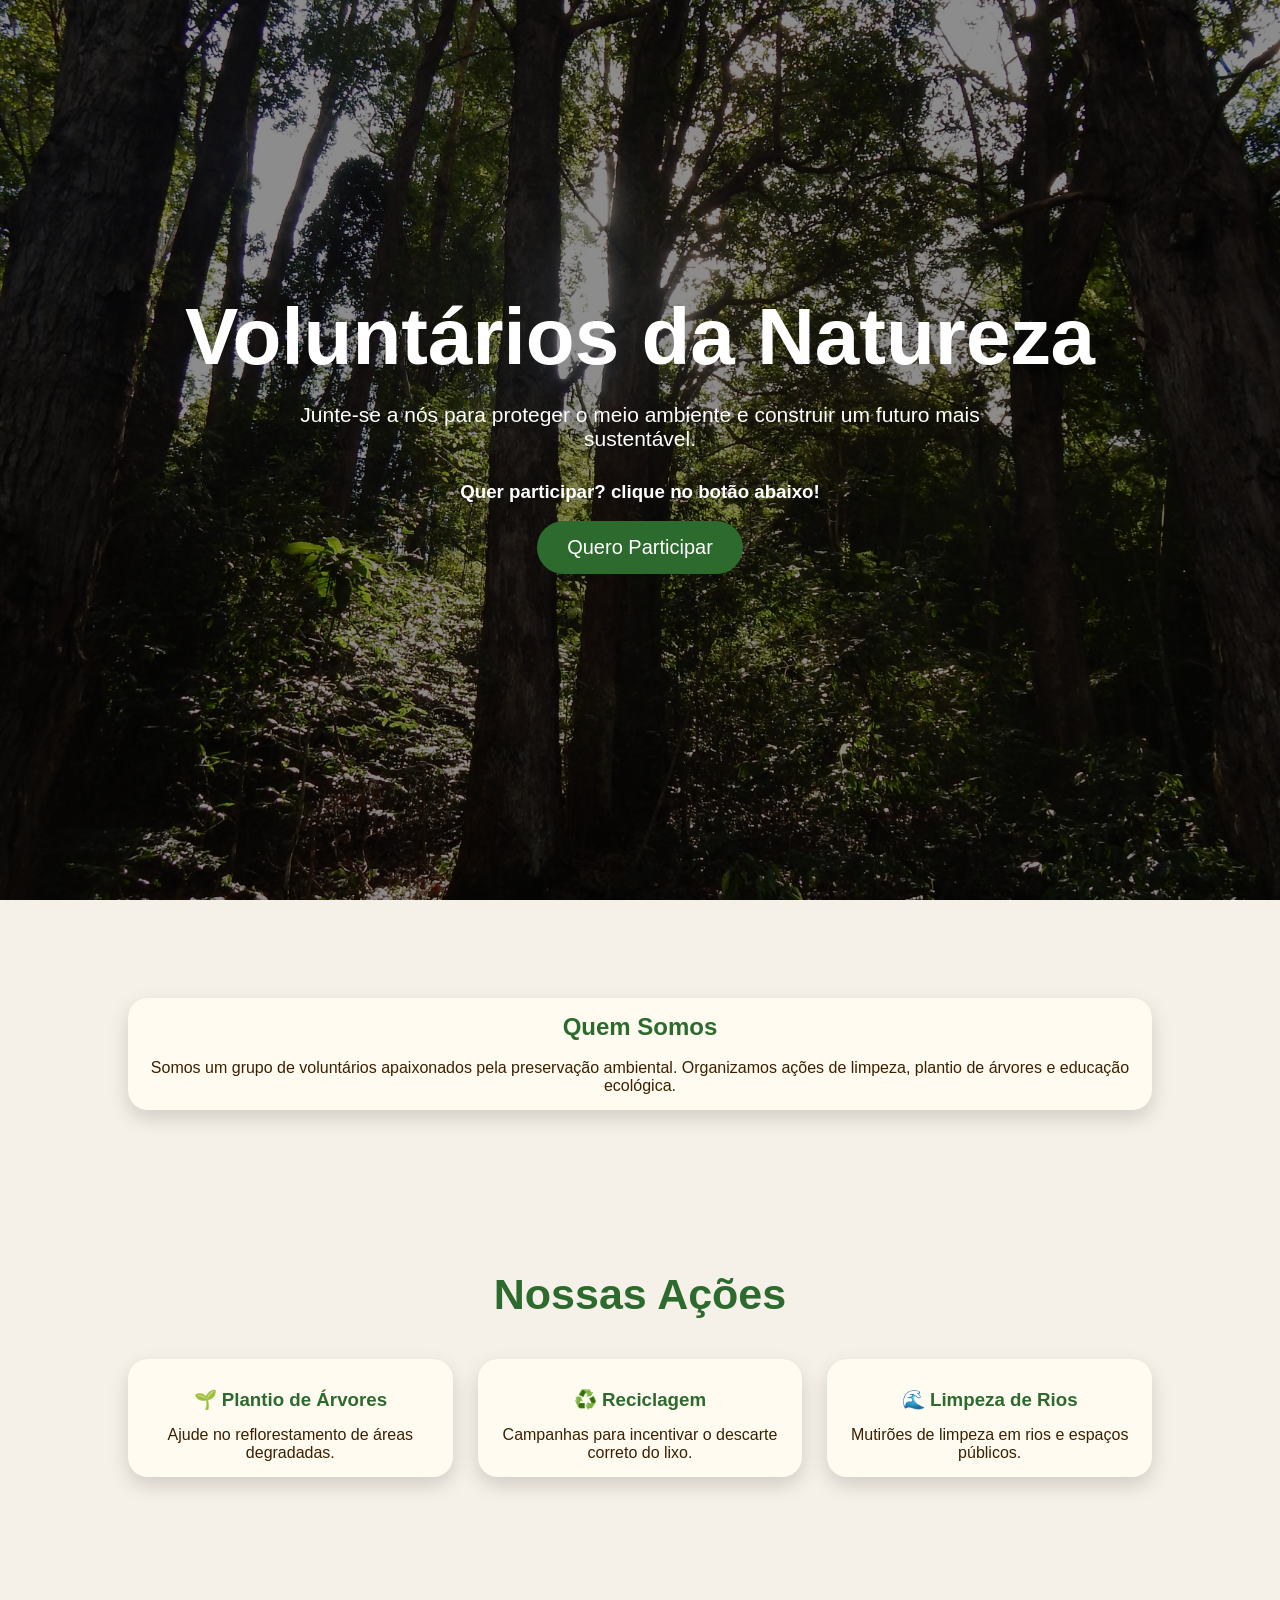
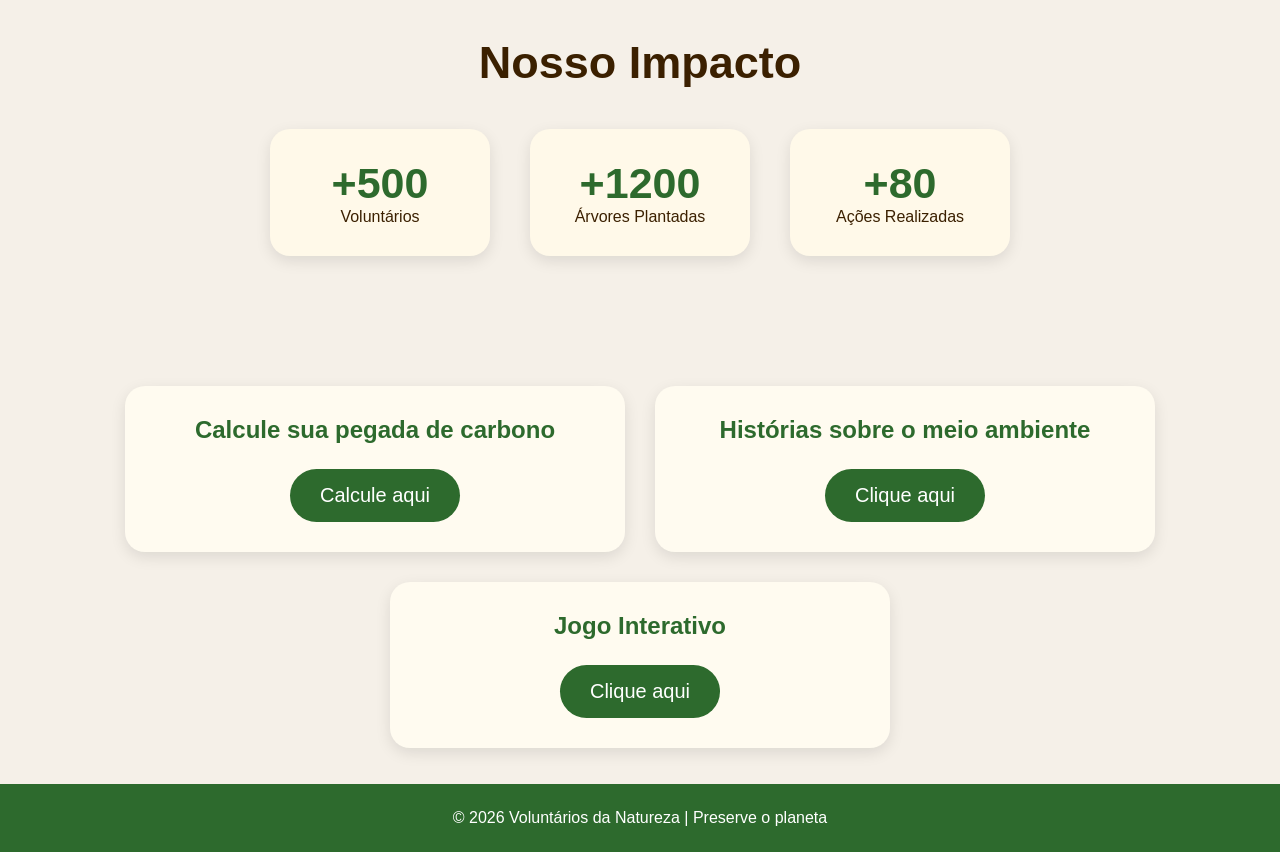
<file: index.html>
<!DOCTYPE html>
<html lang="pt-BR">
<head>
  <meta charset="UTF-8">
  <meta name="viewport" content="width=device-width, initial-scale=1.0">
  <title>Voluntários da Natureza</title>

  <link rel="stylesheet" href="style.css">
</head>
<body>

  <header>
    <div>
      <h1>Voluntários da Natureza</h1>
      <p>
        Junte-se a nós para proteger o meio ambiente e construir um futuro mais sustentável.
      </p>
      <h3>Quer participar? clique no botão abaixo!</h3>
      <br>
        <a href="Login.html" class="btn">Quero Participar</a>
        <br>
        <br>
    </div>
  </header>
  <br>

  <section class="cards">


    <div class="card">
      <h1 id="quem">Quem Somos</h1>
    <br>
      <p>
        Somos um grupo de voluntários apaixonados pela preservação ambiental.
        Organizamos ações de limpeza, plantio de árvores e educação ecológica.
      </p>
    </div>
  </section>

  <section >
    <h2 class="titulo">Nossas Ações</h2>

    <div class="cards">

      <div class="card">
        <h3>🌱 Plantio de Árvores</h3>
        <p>Ajude no reflorestamento de áreas degradadas.</p>
      </div>
      
      <div class="card">
        <h3>♻️ Reciclagem</h3>
        <p>Campanhas para incentivar o descarte correto do lixo.</p>
      </div>

      <div class="card">
        <h3>🌊 Limpeza de Rios</h3>
        <p>Mutirões de limpeza em rios e espaços públicos.</p>
      </div>

    </div>
  </section>

  <section class="impacto">
    <h2>Nosso Impacto</h2>

    <div class="numeros">

      <div class="numero">
        <h3>+500</h3>
        <p>Voluntários</p>
      </div>

      <div class="numero">
        <h3>+1200</h3>
        <p>Árvores Plantadas</p>
      </div>

      <div class="numero">
        <h3>+80</h3>
        <p>Ações Realizadas</p>
      </div>

    </div>
  </section>


<div class="cartoes">
    <div class="cartao">
        <h2>Calcule sua pegada de carbono</h2>
        <a href="calculadora.html" class="btn">Calcule aqui</a>
    </div>

    <div class="cartao">
        <h2>Histórias sobre o meio ambiente</h2>
        <a href="historias.html" class="btn">Clique aqui</a>
    </div>


    <div class="cartao">
        <h2>Jogo Interativo </h2>
        <a href="jogo.html" class="btn">Clique aqui</a>
    </div>
</div>
<br>
<br>

  <footer>
    © 2026 Voluntários da Natureza | Preserve o planeta 
  </footer>

</body>
</html>
</file>
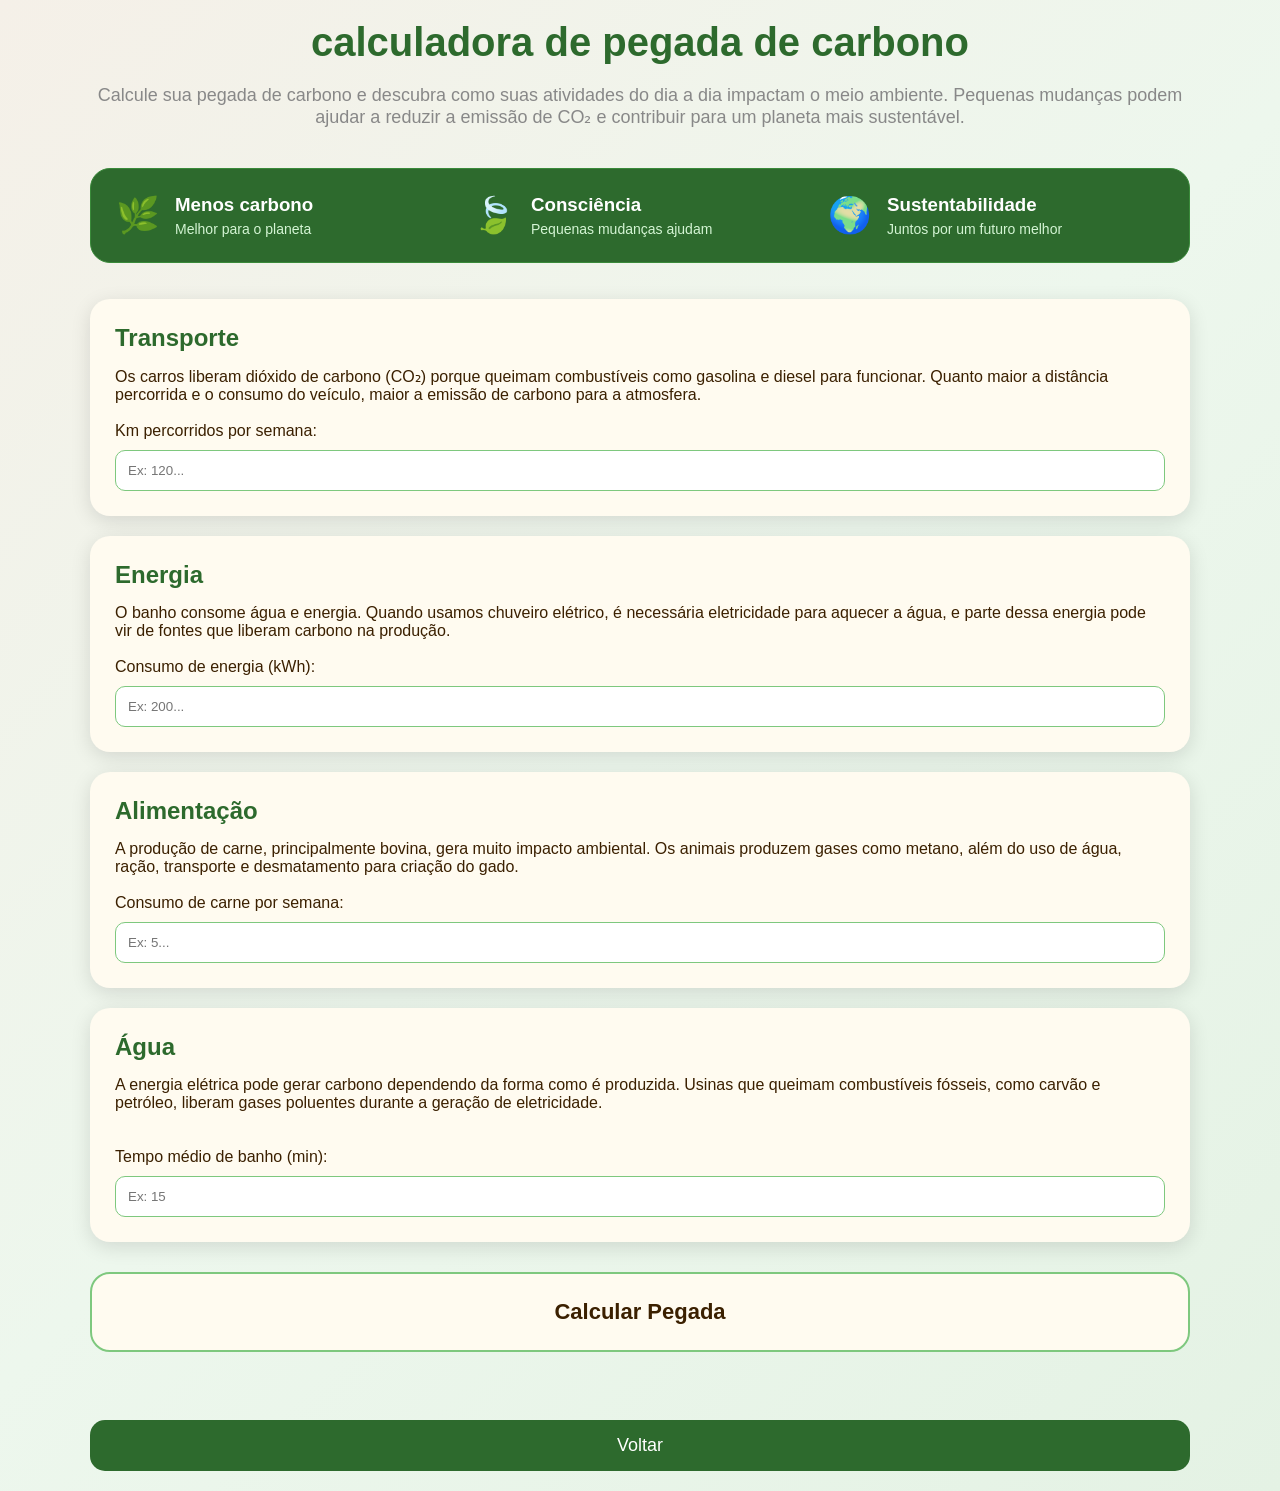
<file: calculadora.html>
<!DOCTYPE html>
<html lang="en">
<head>
    <meta charset="UTF-8">
    <meta name="viewport" content="width=device-width, initial-scale=1.0">
    <title>Document</title>
    <link rel="stylesheet" href="style2.css">
</head>
<body>

<div class="container">
    <div class="topo">
        <h1>calculadora de pegada de carbono</h1>
        <p> Calcule sua pegada de carbono e descubra como suas atividades
            do dia a dia impactam o meio ambiente.
            Pequenas mudanças podem ajudar a reduzir a emissão de CO₂
            e contribuir para um planeta mais sustentável.</p>
    </div>
    
<div class="box-beneficios">

    <div class="beneficio">
        <span>🌿</span>

        <div>
            <h3>Menos carbono</h3>
            <p>Melhor para o planeta</p>
        </div>
    </div>

    <div class="beneficio">
        <span>🍃</span>

        <div>
            <h3>Consciência</h3>
            <p>Pequenas mudanças ajudam</p>
        </div>
    </div>

    <div class="beneficio">
        <span>🌍</span>

        <div>
            <h3>Sustentabilidade</h3>
            <p>Juntos por um futuro melhor</p>
        </div>
    </div>

</div>
<br>
<br>

 <div class="cards">

        <div class="card">
            <h2>Transporte</h2>
            <p>Os carros liberam dióxido de carbono (CO₂) porque queimam 
                combustíveis como gasolina e diesel para funcionar.
                 Quanto maior a distância percorrida e o consumo do 
                 veículo, maior a emissão de carbono para a atmosfera.</p><br>

            <label>Km percorridos por semana:</label>
            <input type="number" id="km" placeholder="Ex: 120...">
        </div>

        <div class="card">
            <h2>Energia</h2>
            <p>O banho consome água e energia. Quando usamos chuveiro 
                elétrico, é necessária eletricidade para aquecer a água, 
                e parte dessa energia pode vir de fontes que liberam 
                carbono na produção.</p><br>

            <label>Consumo de energia (kWh):</label>
            <input type="number" id="energia" placeholder="Ex: 200...">
        </div>

        <div class="card">
            <h2>Alimentação</h2>
            <p>A produção de carne, principalmente bovina, gera muito 
                impacto ambiental. Os animais produzem gases como metano,
                 além do uso de água, ração, transporte e desmatamento 
                 para criação do gado.</p><br>

            <label>Consumo de carne por semana:</label>
            <input type="number" id="carne" placeholder="Ex: 5...">
        </div>

        <div class="card">
            <h2>Água</h2>
            <p>A energia elétrica pode gerar carbono dependendo da forma 
                como é produzida. Usinas que queimam combustíveis fósseis,
                como carvão e petróleo, liberam gases poluentes durante 
                a geração de eletricidade.</p><br>
<br>
            <label>Tempo médio de banho (min):</label>
            <input type="number" id="banho" placeholder="Ex: 15">
        </div>

    </div>

    <button onclick="calcular()" id="resultado">
        Calcular Pegada
    </button>
<br>
<br>

<div class="butto">
    <a href="index.html" class="button">Voltar</a>
</div>
<script src="script.js"></script>

</body>
</html>
</file>
<file: style.css>
*{
    margin:0;
    padding:0;
    box-sizing:border-box;
    
}

body{
    background:#F5F0E8;
    color:#3B2000;
    font-family: "Open Sans", Arial, sans-serif;
}


header{
    height:100vh;
    background:
    linear-gradient(rgba(0,0,0,.45),rgba(0,0,0,.45)),
    url("arvore3.JPG");
    background-size:cover;
    background-position:center;
    display:flex;
    justify-content:center;
    align-items:center;
    text-align:center;
    color:white;
    padding:20px;
}

h1{
    text-align:center;
}
header div{
    display:flex;
    flex-direction:column;
    align-items:center;
}

header h1{
    font-size:80px;
    margin-bottom:20px;
}

header p{
    max-width:700px;
    font-size:21px;
    margin-bottom:30px;
}


.btn,
button,
.botao1,
.botao2{
    background:#2D6A2D;
    color:white;
    border:none;
    border-radius:10px;
    padding:15px 30px;
    cursor:pointer;
    transition:.3s;
    text-decoration:none;
    font-size:20px;
}

.btn{
    border-radius:30px;
    display:inline-block;
}

.btn:hover,
button:hover,
.botao1:hover,
.botao2:hover{
    background:#3A8A3A;;
    transform:translateY(-2px);
}

/* SEÇÕES */

section{
    padding:80px 10%;
}

.titulo{
    text-align:center;
    font-size:43px;
    color:#2D6A2D;
    margin-bottom:40px;
}

/* SOBRE */

.sobre{
    display:flex;
    gap:40px;
    align-items:center;
    flex-wrap:wrap;
}

.sobre img{
    width:450px;
    max-width:100%;
    border-radius:20px;
    box-shadow:0 5px 20px rgba(0,0,0,.15);
}

.sobre-texto{
    flex:1;
}

.sobre-texto h2{
    color:#2D6A2D;
    font-size:43px;
    margin-bottom:20px;
}

/* CARDS */

.cards{
    display:grid;
    grid-template-columns:repeat(auto-fit,minmax(280px,1fr));
    gap:25px;
}

.card{
    background: #d4cebb;
    padding:30px;
    border-radius:20px;
    text-align:center;
    box-shadow:0 5px 15px rgba(0,0,0,.1);
    transition:.3s;
}

.card:hover{
    transform:translateY(-10px);
}

.card h3{
    color:#2D6A2D;
    margin:15px 0;
}

/* IMPACTO */

.impacto{
    text-align:center;
}

.impacto h2{
    font-size:45px;
    margin-bottom:20px;
}

.numeros{
    display:flex;
    justify-content:center;
    flex-wrap:wrap;
    gap:40px;
    margin-top:40px;
}

.numero{
    background: #fff9e9;
    width:220px;
    padding:30px;
    border-radius:20px;
    box-shadow:0 5px 15px rgba(0,0,0,.1);
    transition:.3s;
}

.numero:hover{
    transform:translateY(-10px);
}

.numero h3{
    color:#2D6A2D;
    font-size:43px;
}

/* FORMULÁRIO */

.formulario{
    background:var(--card);
    max-width:700px;
    margin:auto;
    padding:40px;
    border-radius:20px;
    box-shadow:0 5px 20px rgba(0,0,0,.1);
}

.formulario h2{
    text-align:center;
    color:var(--verde-medio);
    margin-bottom:30px;
}

form{
    display:flex;
    flex-direction:column;
    gap:20px;
}

input,
textarea{
    width:100%;
    padding:15px;
    border:1px solid #7ec87e;
    border-radius:10px;
    font-size:18px;
    background:#fff;
    color:#3b2000;
}

#resultado{
    margin-top:30px;
    text-align:center;
    font-weight:bold;
    font-size:22px;
}

.cartoes{
    display:flex;
    justify-content:center;
    gap:30px;
    flex-wrap:wrap;
    margin-top:50px;
}

.cartao{
    width:500px;
    background: #fffbf0;
    padding:30px;
    border-radius:20px;
    text-align:center;
    box-shadow:0 5px 15px rgba(0,0,0,.1);
}

.cartao h2{
    color: #2D6A2D;
    margin-bottom:25px;
}

.cartao button{
    width:100%;
}

footer{
    background:#2D6A2D;
    color:white;
    text-align:center;
    padding:25px;
}
#quem{
color:#2D6A2D
}


#container{
    display:flex;
    grid-template-columns:repeat(auto-fit,minmax(250px,1fr));
    gap:30px;
    margin-top:40px;
}

.card{
    background:#FFFBF0;
    border-radius:20px;
    overflow:hidden;
    text-align:center;
    box-shadow:0 5px 15px rgba(0,0,0,.12);
    transition:0.3s;
}

.card:hover{
    transform:translateY(-8px);
    box-shadow:0 12px 25px rgba(0,0,0,.18);
}

.card img{
    width:100%;
    max-width:100%;
    height:100%;
    object-fit:contain;
    display:block;
    margin:0 auto;
    padding:12px;
    background:#fff;
    cursor:pointer;
    transition:0.3s;
}

.card:hover img{
    transform:scale(1.05);
}

.card h2{
    color:#2D6A2D;
    padding:20px;
    font-size:24px;
}

/* GALERIA */

#galeria{
    padding:80px 8%;
    background:#F5F0E8;
    min-height:100vh;
}

#galeria h1{
    text-align:center;
    color:#2D6A2D;
    font-size:50px;
    margin-bottom:50px;
}

#container{
    display:grid;
    grid-template-columns:repeat(auto-fit,minmax(300px,1fr));
    gap:35px;
}

.card{
    background:#FFFBF0;
    border-radius:20px;
    padding:15px;
    box-shadow:0 8px 20px rgba(0,0,0,.15);
    transition:.3s;
    text-align:center;
}

.card:hover{
    transform:translateY(-8px);
}

.card img{
    width:100%;
    height:100%;
    object-fit:cover;
    border-radius:12px;
    cursor:pointer;
    transition:.3s;
}

.card:hover img{
    transform:scale(1.03);
}

.card h2{
    margin-top:18px;
    color:#2D6A2D;
    font-size:24px;
    font-weight:bold;
}
</file>
<file: style2.css>
*{
    margin:0;
    padding:0;
    box-sizing:border-box;
    font-family:Arial, Helvetica, sans-serif;
}

body{
    background:linear-gradient(135deg,#F5F0E8,#EDF7ED,#E4F2E4);
    min-height:100vh;
    display:flex;
    justify-content:center;
    align-items:center;
    padding:20px;
    color:#3B2000;
}

.container{
    width:100%;
    max-width:1100px;
}

.topo{
    text-align:center;
    color:#2D6A2D;
    margin-bottom:40px;
}

.topo h1{
    font-size:40px;
    margin-bottom:20px;
}

.topo p{
    font-size:18px;
    color:#888888;
}

.cards{
    display:flex;
    flex-direction:column;
    gap:20px;
}

.card{
    background:#FFFBF0;
    padding:25px;
    border-radius:20px;
    box-shadow:0 5px 20px rgba(0,0,0,.12);
    transition:.3s;
}

.card:hover{
    transform:translateY(-5px);
}

.card h2{
    margin-bottom:15px;
    color:#2D6A2D;
}

.card label{
    display:block;
    margin-bottom:10px;
    color:#3B2000;
}

.card input{
    width:100%;
    padding:12px;
    border-radius:10px;
    border:1px solid #7EC87E;
    background:#FFFFFF;
    color:#3B2000;
}

button,
.button{
    width:100%;
    margin-top:20px;
    padding:15px;
    border:none;
    border-radius:15px;
    background:#2D6A2D;
    color:#FFFFFF;
    font-size:18px;
    cursor:pointer;
    transition:.3s;
    text-decoration:none;
    display:inline-block;
    text-align:center;
}

button:hover,
.button:hover{
    background:#3A8A3A;
}

#resultado{
    margin-top:30px;
    background:#FFFBF0;
    color:#3B2000;
    padding:25px;
    border-radius:20px;
    text-align:center;
    font-size:22px;
    font-weight:bold;
    border:2px solid #7EC87E;
}

.box-beneficios{
    margin-top:20px;
    background:#2D6A2D;
    border:1px solid #3A8A3A;
    border-radius:20px;
    padding:25px;
    display:flex;
    justify-content:space-around;
    gap:20px;
}

.beneficio{
    display:flex;
    align-items:center;
    gap:15px;
    flex:1;
}

.beneficio span{
    font-size:35px;
}

.beneficio h3{
    color:#FFFFFF;
    margin-bottom:5px;
}

.beneficio p{
    color:#D4F5D4;
    font-size:14px;
}

.butto{
    text-align:center;
    margin-top:30px;
}
</file>
